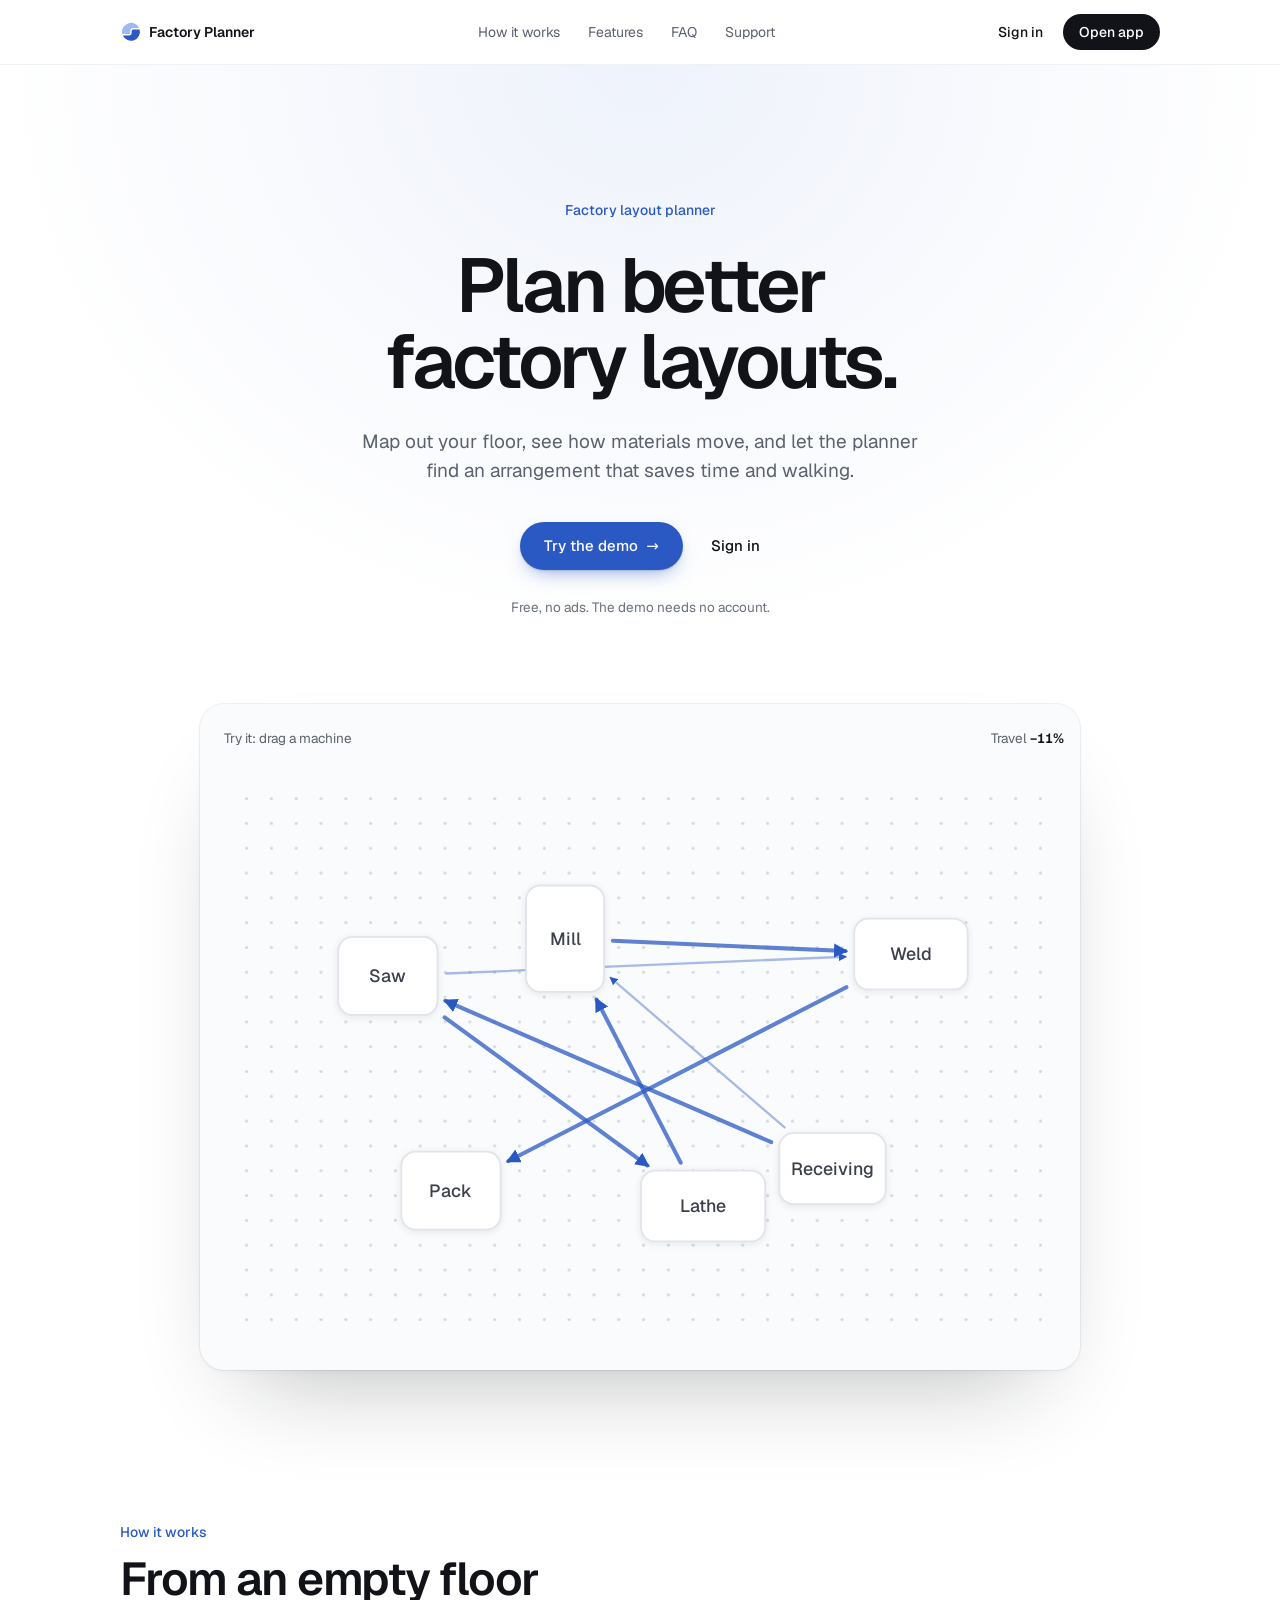
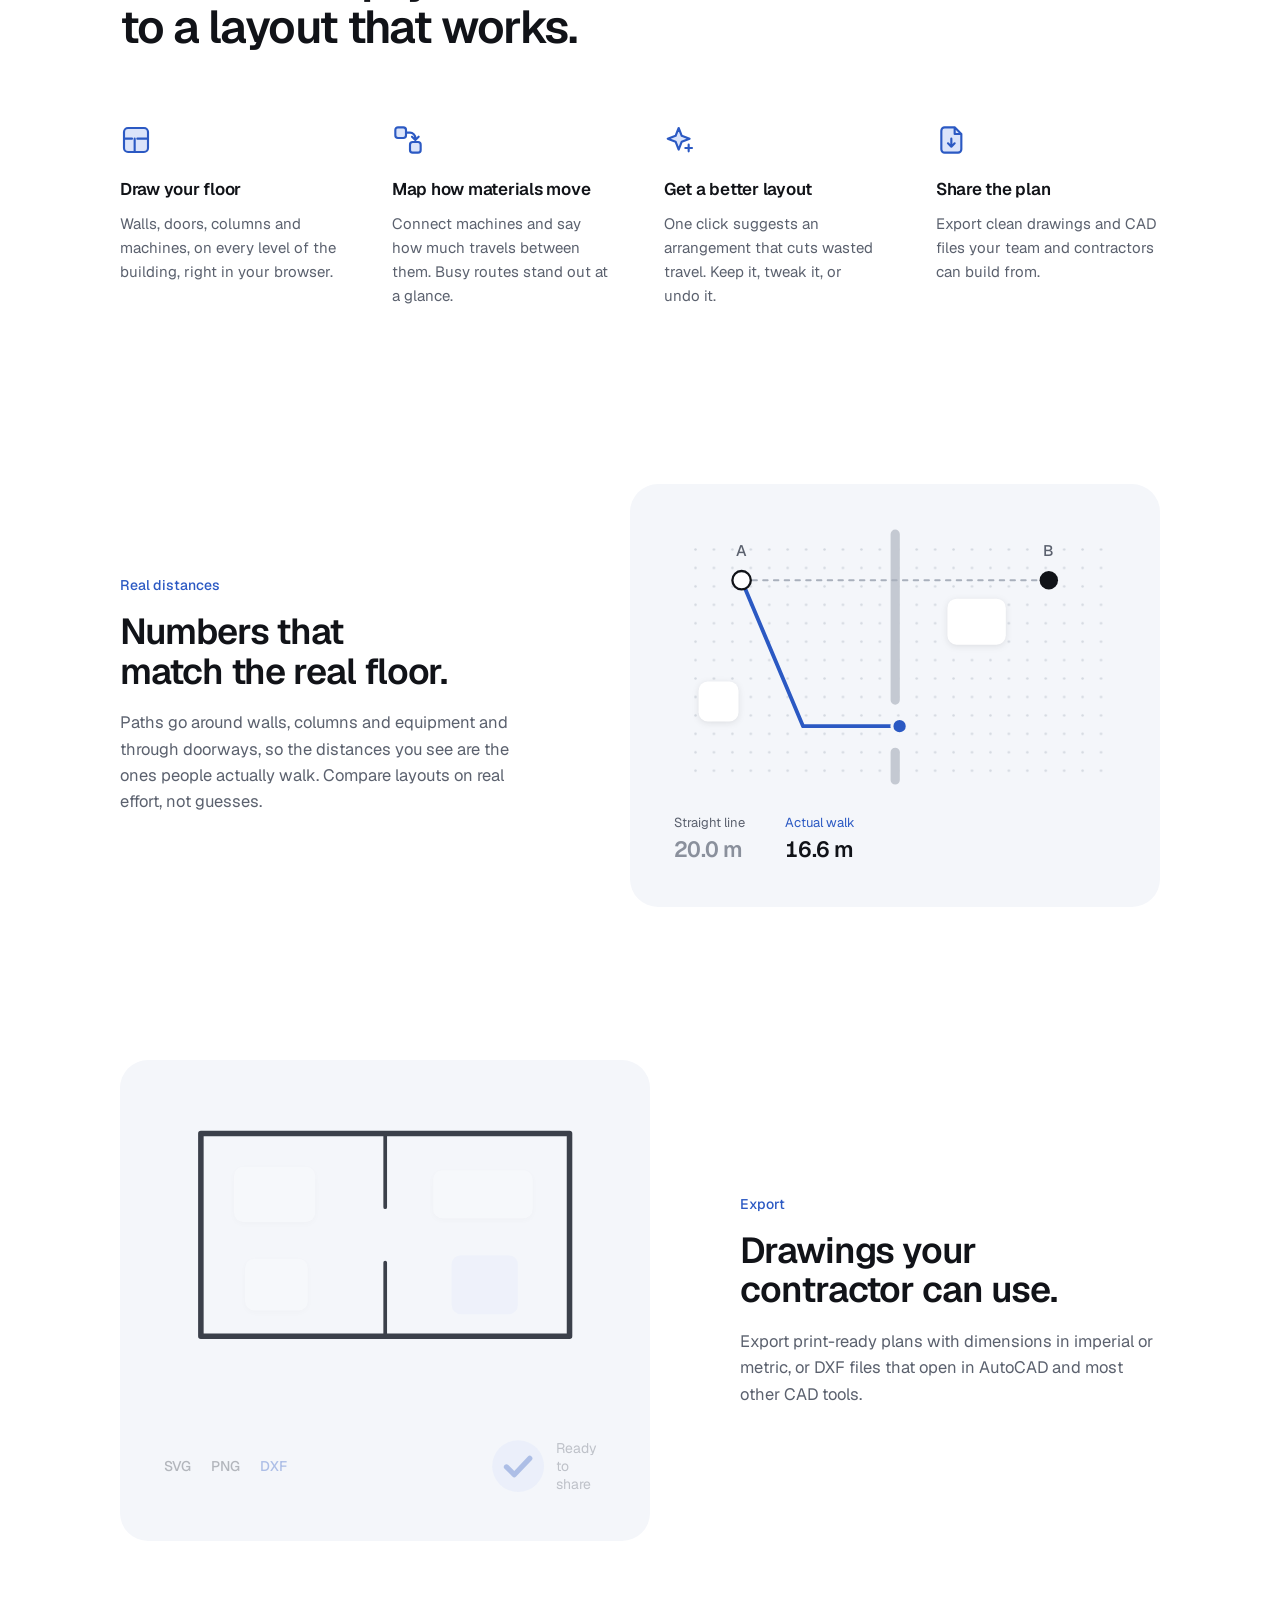
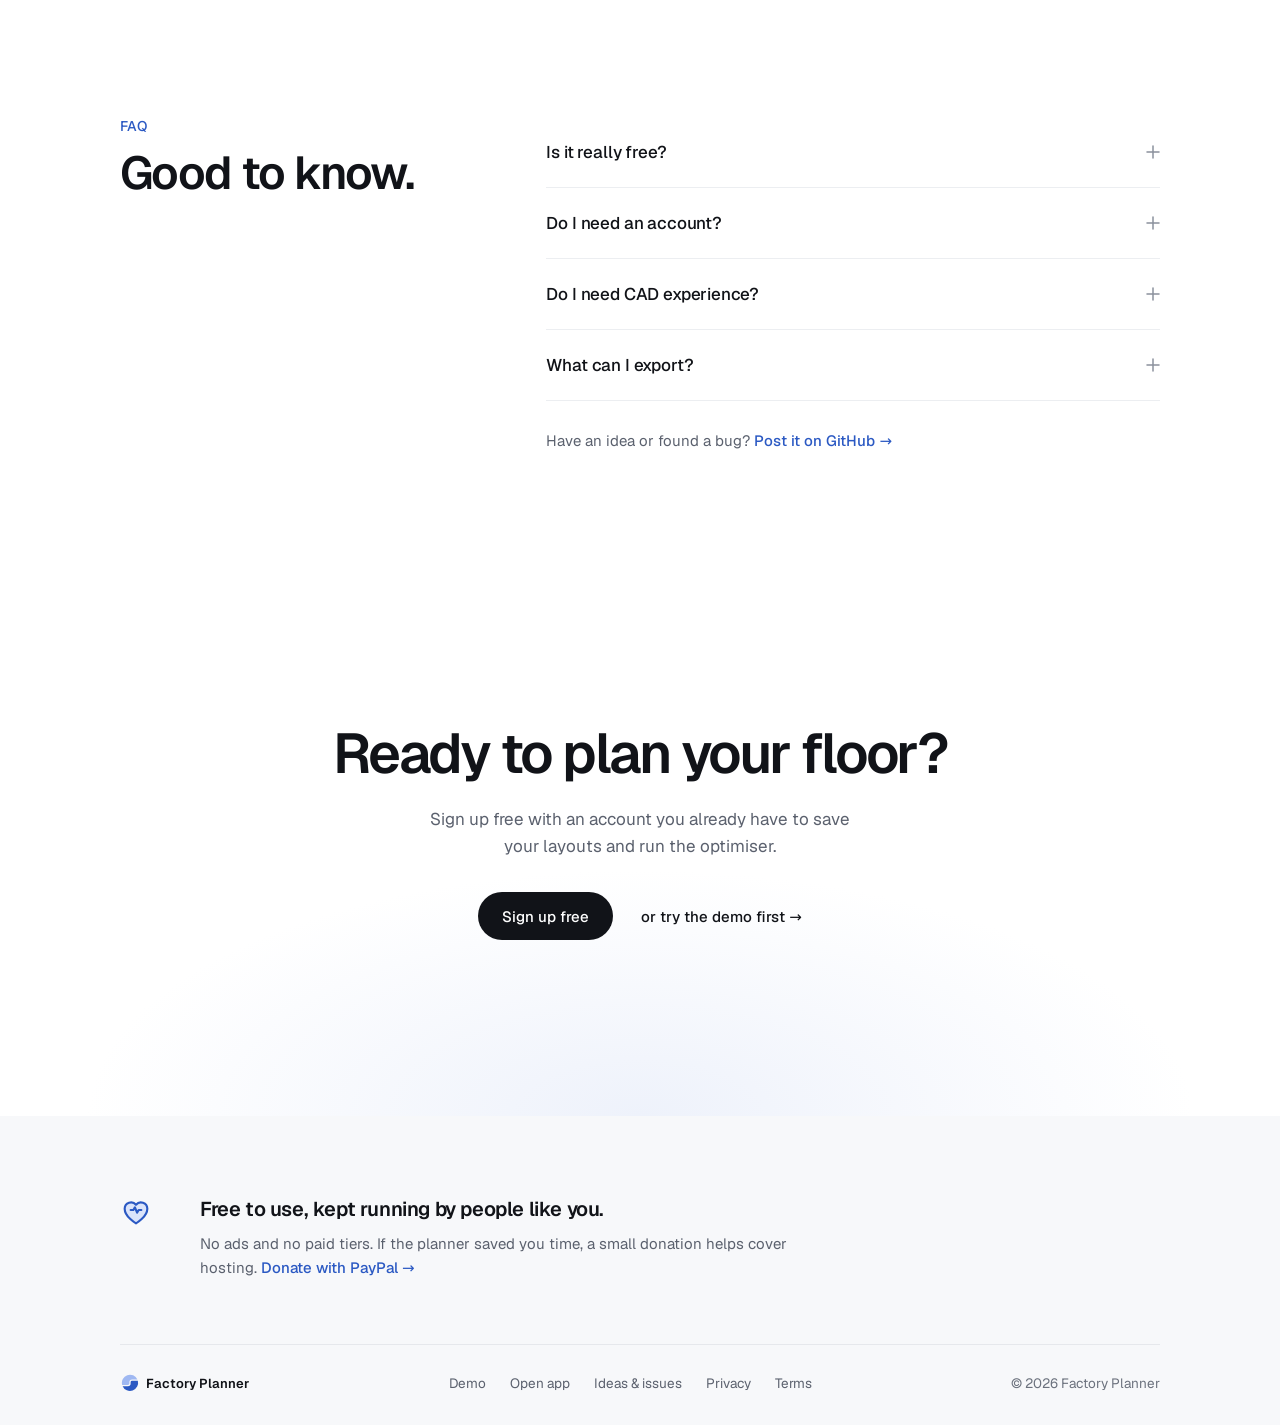
<file: index.html>
<!DOCTYPE html>
<html lang="en">
<head>
<meta charset="utf-8">
<meta name="viewport" content="width=device-width, initial-scale=1">
<title>Factory Planner — Free factory layout planning software</title>
<meta name="description" content="Free, browser-based factory layout planning. Map material flow, optimise equipment placement, and export drawings ready to build from.">
<link rel="canonical" href="https://factoryplanner.net/">
<link rel="icon" type="image/png" sizes="96x96" href="favicon-96.png">
<link rel="icon" type="image/svg+xml" href="favicon.svg">
<link rel="apple-touch-icon" href="apple-touch-icon.png">
<meta name="theme-color" content="#ffffff">

<meta property="og:type" content="website">
<meta property="og:site_name" content="Factory Planner">
<meta property="og:url" content="https://factoryplanner.net/">
<meta property="og:title" content="Factory Planner — Plan better factory layouts">
<meta property="og:description" content="Map out your factory, see how materials move, and find a layout that saves time and walking. Free, in your browser.">
<meta property="og:image" content="https://factoryplanner.net/og-image.png">
<meta property="og:image:width" content="1200">
<meta property="og:image:height" content="630">
<meta property="og:image:alt" content="Factory Planner — Plan better factory layouts.">
<meta name="twitter:card" content="summary_large_image">
<meta name="twitter:image" content="https://factoryplanner.net/og-image.png">
<meta name="twitter:title" content="Factory Planner">
<meta name="twitter:description" content="Free, browser-based factory layout planning.">

<link rel="preload" href="fonts/geist-latin.woff2" as="font" type="font/woff2" crossorigin>
<link rel="stylesheet" href="styles.css">
<script src="main.js" defer></script>

<script type="application/ld+json">
{
  "@context": "https://schema.org",
  "@graph": [
    {
      "@type": "WebSite",
      "@id": "https://factoryplanner.net/#website",
      "name": "Factory Planner",
      "url": "https://factoryplanner.net/"
    },
    {
      "@type": "SoftwareApplication",
      "name": "Factory Planner",
      "url": "https://factoryplanner.net/",
      "description": "Free, browser-based factory layout planning. Map material flow, optimise equipment placement, and export drawings as SVG, PNG or DXF.",
      "applicationCategory": "DesignApplication",
      "operatingSystem": "Web browser",
      "image": "https://factoryplanner.net/og-image.png",
      "isAccessibleForFree": true,
      "offers": { "@type": "Offer", "price": "0", "priceCurrency": "USD" }
    }
  ]
}
</script>
</head>
<body>
<a class="skip" href="#main">Skip to content</a>

<header class="site-header">
  <div class="wrap header-row">
    <a class="brand" href="/">
      <svg width="22" height="22" viewBox="0 0 24 24" aria-hidden="true"><path d="M3.11 15.75H9.5A3.25 3.25 0 0 0 12.75 12.5V11A1.75 1.75 0 0 1 14.5 9.25H21.42A9.75 9.75 0 0 1 3.11 15.75Z" fill="#2b59c3"/><path d="M2.58 14.25H9.5A1.75 1.75 0 0 0 11.25 12.5V11A3.25 3.25 0 0 1 14.5 7.75H20.89A9.75 9.75 0 0 0 2.58 14.25Z" fill="#9fb8f2"/></svg>
      <span>Factory Planner</span>
    </a>
    <nav class="nav" aria-label="Main">
      <a href="#how">How it works</a>
      <a href="#features">Features</a>
      <a href="#faq">FAQ</a>
      <a href="#support">Support</a>
    </nav>
    <div class="header-actions">
      <a class="header-signin" href="https://app.factoryplanner.net/login">Sign in</a>
      <a class="btn btn-dark btn-sm" href="https://app.factoryplanner.net">Open app</a>
      <button class="menu-btn" type="button" aria-label="Menu" aria-expanded="false" aria-controls="mobile-menu">
        <svg class="icon-open" width="18" height="18" viewBox="0 0 18 18" aria-hidden="true"><path d="M3 6h12M3 12h12" stroke="currentColor" stroke-width="1.6" stroke-linecap="round"/></svg>
        <svg class="icon-close" width="18" height="18" viewBox="0 0 18 18" aria-hidden="true" hidden><path d="M4 4l10 10M14 4L4 14" stroke="currentColor" stroke-width="1.6" stroke-linecap="round"/></svg>
      </button>
    </div>
  </div>
  <nav class="mobile-menu" id="mobile-menu" aria-label="Main" hidden>
    <a href="#how">How it works</a>
    <a href="#features">Features</a>
    <a href="#faq">FAQ</a>
    <a href="#support">Support</a>
    <a href="https://app.factoryplanner.net/login">Sign in</a>
  </nav>
</header>

<main id="main" tabindex="-1">
  <section class="hero">
    <div class="wrap hero-inner">
      <div class="hero-copy">
        <span class="eyebrow">Factory layout planner</span>
        <h1>Plan better factory layouts.</h1>
        <p class="lede">Map out your floor, see how materials move, and let the planner find an arrangement that saves time and walking.</p>
        <div class="actions">
          <a class="btn btn-primary" href="https://app.factoryplanner.net/try">Try the demo <span aria-hidden="true">→</span></a>
          <a class="text-link" href="https://app.factoryplanner.net/login">
            <span>Sign in</span>
          </a>
        </div>
        <span class="note">Free, no ads. The demo needs no account.</span>
      </div>

      <div class="demo">
        <div class="demo-bar">
          <span class="ellipsis" id="hero-hint">Try it: drag a machine</span>
          <span class="right">
            <span>Travel <strong id="hero-travel" aria-live="polite">0%</strong></span>
            <button class="optimise" id="optimise" type="button" hidden><svg width="14" height="14" viewBox="0 0 24 24" aria-hidden="true"><path d="M12 3l2.1 5.4 5.4 2.1-5.4 2.1L12 18l-2.1-5.4-5.4-2.1 5.4-2.1z" fill="#9fb8f2" stroke="#fff" stroke-width="1.8" stroke-linejoin="round"/></svg>Optimise</button>
          </span>
        </div>
        <div class="demo-body">
          <svg id="hero-plan" viewBox="20 20 474 326" role="group" aria-label="Interactive layout: drag or use arrow keys to move machines and see material travel change">
            <defs>
              <pattern id="dots" width="14" height="14" patternUnits="userSpaceOnUse"><circle cx="7" cy="7" r=".9" fill="#d3d8e0"/></pattern>
              <marker id="arrow" viewBox="0 0 10 10" refX="8" refY="5" markerWidth="3.5" markerHeight="3.5" orient="auto-start-reverse"><path d="M0 0L10 5L0 10z" fill="#2b59c3"/></marker>
            </defs>
            <rect x="28" y="28" width="458" height="310" rx="14" fill="url(#dots)"/>
            <g id="hero-layer">
              <g id="hero-flows"></g>
              <g id="hero-machines"></g>
            </g>
          </svg>
        </div>
      </div>
    </div>
  </section>

  <section class="wrap how anchor" id="how">
    <div class="section-head">
      <span class="eyebrow">How it works</span>
      <h2 class="h2">From an empty floor to a layout that works.</h2>
    </div>
    <ol class="steps">
      <li class="step">
        <svg width="32" height="32" viewBox="0 0 24 24" fill="none" aria-hidden="true"><rect x="3" y="3" width="18" height="18" rx="3" fill="#dbe4fa"/><path d="M6 3h12a3 3 0 0 1 3 3v12a3 3 0 0 1-3 3H6a3 3 0 0 1-3-3V6a3 3 0 0 1 3-3z M3 11h6 M13 11h8 M11 11v10" stroke="#2b59c3" stroke-width="1.6" stroke-linecap="round" stroke-linejoin="round"/></svg>
        <h3>Draw your floor</h3>
        <p>Walls, doors, columns and machines, on every level of the building, right in your browser.</p>
      </li>
      <li class="step">
        <svg width="32" height="32" viewBox="0 0 24 24" fill="none" aria-hidden="true"><rect x="2.5" y="2.5" width="8" height="8" rx="2" fill="#dbe4fa"/><rect x="13.5" y="13.5" width="8" height="8" rx="2" fill="#dbe4fa"/><path d="M4.5 2.5h4a2 2 0 0 1 2 2v4a2 2 0 0 1-2 2h-4a2 2 0 0 1-2-2v-4a2 2 0 0 1 2-2z M15.5 13.5h4a2 2 0 0 1 2 2v4a2 2 0 0 1-2 2h-4a2 2 0 0 1-2-2v-4a2 2 0 0 1 2-2z M10.5 6.5h3a4 4 0 0 1 4 4v1 M15 9.5l2.5 2.5 2.5-2.5" stroke="#2b59c3" stroke-width="1.6" stroke-linecap="round" stroke-linejoin="round"/></svg>
        <h3>Map how materials move</h3>
        <p>Connect machines and say how much travels between them. Busy routes stand out at a glance.</p>
      </li>
      <li class="step">
        <svg width="32" height="32" viewBox="0 0 24 24" fill="none" aria-hidden="true"><path d="M11 3l2.3 5.9 5.9 2.1-5.9 2.3L11 19.2l-2.3-5.9L2.8 11l5.9-2.1z" fill="#dbe4fa" stroke="#2b59c3" stroke-width="1.6" stroke-linejoin="round"/><path d="M18.5 15.5v5 M16 18h5" stroke="#2b59c3" stroke-width="1.6" stroke-linecap="round"/></svg>
        <h3>Get a better layout</h3>
        <p>One click suggests an arrangement that cuts wasted travel. Keep it, tweak it, or undo it.</p>
      </li>
      <li class="step">
        <svg width="32" height="32" viewBox="0 0 24 24" fill="none" aria-hidden="true"><path d="M6 2.5h8l5 5V19a2.5 2.5 0 0 1-2.5 2.5h-10A2.5 2.5 0 0 1 4 19V5a2.5 2.5 0 0 1 2-2.5z" fill="#dbe4fa"/><path d="M6.5 2.5H14l5 5v11.5a2.5 2.5 0 0 1-2.5 2.5h-10A2.5 2.5 0 0 1 4 19V5a2.5 2.5 0 0 1 2.5-2.5z M14 2.5V7.5h5 M11.5 11v6 M9 14.5l2.5 2.5 2.5-2.5" stroke="#2b59c3" stroke-width="1.6" stroke-linecap="round" stroke-linejoin="round"/></svg>
        <h3>Share the plan</h3>
        <p>Export clean drawings and CAD files your team and contractors can build from.</p>
      </li>
    </ol>
  </section>

  <section class="wrap features anchor" id="features">
    <div class="feature">
      <div class="feature-copy">
        <span class="eyebrow">Real distances</span>
        <h3>Numbers that match the real floor.</h3>
        <p>Paths go around walls, columns and equipment and through doorways, so the distances you see are the ones people actually walk. Compare layouts on real effort, not guesses.</p>
      </div>
      <div class="panel">
        <svg viewBox="16 16 288 168" role="img" aria-label="A walking path routed around a wall and through a doorway">
          <defs><pattern id="dots2" width="12" height="12" patternUnits="userSpaceOnUse"><circle cx="6" cy="6" r=".8" fill="#d3d8e0"/></pattern></defs>
          <rect x="20" y="20" width="280" height="160" rx="10" fill="url(#dots2)"/>
          <path d="M160 20V128M160 162V180" stroke="#c4c9d2" stroke-width="6" stroke-linecap="round"/>
          <rect class="shadowed" x="194" y="62" width="38" height="30" rx="6" fill="#fff"/>
          <rect class="shadowed" x="32" y="116" width="26" height="26" rx="6" fill="#fff"/>
          <g id="route-straight"><path d="M60 50H260" stroke="#a9b0bc" stroke-width="1.2" stroke-dasharray="3 4" stroke-linecap="round"/></g>
          <path id="route-path" d="M60 50L100 145L220 145L260 50" pathLength="1" fill="none" stroke="#2b59c3" stroke-width="2.5" stroke-linecap="round" stroke-linejoin="round" stroke-dasharray="1" stroke-dashoffset="0"/>
          <circle id="route-dot" cx="260" cy="50" r="5" fill="#2b59c3" stroke="#f4f6fa" stroke-width="2"/>
          <circle cx="60" cy="50" r="6" fill="#fff" stroke="#111318" stroke-width="1.5"/>
          <circle cx="260" cy="50" r="6" fill="#111318"/>
          <g font-family="Geist, system-ui, sans-serif" font-size="10" font-weight="500" fill="#5b616e" text-anchor="middle"><text x="60" y="34">A</text><text x="260" y="34">B</text></g>
        </svg>
        <div class="stats">
          <div class="stat"><span>Straight line</span><strong>20.0 m</strong></div>
          <div class="stat accent"><span>Actual walk</span><strong><span id="route-dist">32.6</span> m</strong></div>
        </div>
      </div>
    </div>

    <div class="feature reverse">
      <div class="feature-copy">
        <span class="eyebrow">Export</span>
        <h3>Drawings your contractor can use.</h3>
        <p>Export print-ready plans with dimensions in imperial or metric, or DXF files that open in AutoCAD and most other CAD tools.</p>
      </div>
      <div class="panel">
        <svg viewBox="40 24 240 164" role="img" aria-label="A floor plan being prepared for export">
          <path class="sheet-draw" d="M60 40H260V150H60Z" pathLength="1" fill="none" stroke="#3b404a" stroke-width="3" stroke-linejoin="round" stroke-dasharray="1"/>
          <path class="sheet-draw" d="M160 40V80M160 110V150" pathLength="1" fill="none" stroke="#3b404a" stroke-width="2" stroke-linecap="round" stroke-dasharray="1"/>
          <g id="sheet-machines">
            <rect class="shadowed" x="78" y="58" width="44" height="30" rx="5" fill="#fff"/>
            <rect class="shadowed" x="84" y="108" width="34" height="28" rx="5" fill="#fff"/>
            <rect class="shadowed" x="186" y="60" width="54" height="26" rx="5" fill="#fff"/>
            <rect x="196" y="106" width="36" height="32" rx="5" fill="#dbe4fa"/>
          </g>
          <g id="sheet-dims">
            <path d="M60 170H260M60 165V175M260 165V175" stroke="#8a909c" fill="none" stroke-linecap="round"/>
            <rect x="138" y="163" width="44" height="14" rx="7" fill="#f4f6fa"/>
            <text x="160" y="170" dy="0.35em" font-family="Geist, system-ui, sans-serif" font-size="8.5" font-weight="500" text-anchor="middle" fill="#5b616e">50 ft</text>
          </g>
        </svg>
        <div class="formats" id="sheet-formats">
          <span>SVG</span><span>PNG</span><span class="accent">DXF</span>
          <span class="ready"><svg width="16" height="16" viewBox="0 0 24 24" aria-hidden="true"><circle cx="12" cy="12" r="10" fill="#dbe4fa"/><path d="M7.5 12.3l3 3 6-6.3" fill="none" stroke="#2b59c3" stroke-width="2" stroke-linecap="round" stroke-linejoin="round"/></svg>Ready to share</span>
        </div>
      </div>
    </div>
  </section>

  <section class="wrap faq anchor" id="faq">
    <div class="faq-head">
      <span class="eyebrow">FAQ</span>
      <h2 class="h2">Good to know.</h2>
    </div>
    <div class="faq-list">
      <details>
        <summary>Is it really free?<svg width="14" height="14" viewBox="0 0 14 14" aria-hidden="true"><path d="M1 7h12" stroke="#8a909c" stroke-width="1.5" stroke-linecap="round"/><path class="plus-v" d="M7 1v12" stroke="#8a909c" stroke-width="1.5" stroke-linecap="round"/></svg></summary>
        <p>Yes. There are no ads, no trials and no paid tiers. Hosting is covered by donations from people who find it useful.</p>
      </details>
      <details>
        <summary>Do I need an account?<svg width="14" height="14" viewBox="0 0 14 14" aria-hidden="true"><path d="M1 7h12" stroke="#8a909c" stroke-width="1.5" stroke-linecap="round"/><path class="plus-v" d="M7 1v12" stroke="#8a909c" stroke-width="1.5" stroke-linecap="round"/></svg></summary>
        <p>Not to try it. The demo works on any device, with no sign-up, and lets you download your project file. Sign in with an account you already have to save layouts and run the optimiser.</p>
      </details>
      <details>
        <summary>Do I need CAD experience?<svg width="14" height="14" viewBox="0 0 14 14" aria-hidden="true"><path d="M1 7h12" stroke="#8a909c" stroke-width="1.5" stroke-linecap="round"/><path class="plus-v" d="M7 1v12" stroke="#8a909c" stroke-width="1.5" stroke-linecap="round"/></svg></summary>
        <p>No. If you can sketch a floor plan on paper, you can draw one here. The drafting details are handled for you when you export.</p>
      </details>
      <details>
        <summary>What can I export?<svg width="14" height="14" viewBox="0 0 14 14" aria-hidden="true"><path d="M1 7h12" stroke="#8a909c" stroke-width="1.5" stroke-linecap="round"/><path class="plus-v" d="M7 1v12" stroke="#8a909c" stroke-width="1.5" stroke-linecap="round"/></svg></summary>
        <p>Print-ready drawings as SVG or PNG, and DXF files that open in AutoCAD and most other CAD tools. DXF layers follow the US National CAD Standard.</p>
      </details>
      <p class="faq-more">Have an idea or found a bug? <a class="inline-link" href="https://github.com/mcpcpc/factoryplanner.net/issues" target="_blank" rel="noopener">Post it on GitHub →</a></p>
    </div>
  </section>

  <section class="cta-section">
    <div class="wrap cta">
      <h2>Ready to plan your floor?</h2>
      <p>Sign up free with an account you already have to save your layouts and run the optimiser.</p>
      <div class="actions">
        <a class="btn btn-dark" href="https://app.factoryplanner.net/login">
          <span>Sign up free</span>
        </a>
        <a class="text-link" href="https://app.factoryplanner.net/try">or try the demo first →</a>
      </div>
    </div>
  </section>
</main>

<footer class="site-footer">
  <div class="wrap">
    <div class="support anchor" id="support">
      <svg width="32" height="32" viewBox="0 0 24 24" fill="none" aria-hidden="true"><path d="M12 20.5s-8.5-4.9-8.5-11A4.8 4.8 0 0 1 12 6.6a4.8 4.8 0 0 1 8.5 2.9c0 6.1-8.5 11-8.5 11z" fill="#dbe4fa" stroke="#2b59c3" stroke-width="1.6" stroke-linejoin="round"/><path d="M8 10.5h2l1.2-2 1.6 4 1.2-2h2" stroke="#2b59c3" stroke-width="1.6" stroke-linecap="round" stroke-linejoin="round"/></svg>
      <div class="support-copy">
        <h2>Free to use, kept running by people like you.</h2>
        <p>No ads and no paid tiers. If the planner saved you time, a small donation helps cover hosting. <a class="inline-link" href="https://www.paypal.me/mcpcpc/usd5" target="_blank" rel="noopener">Donate with PayPal →</a></p>
      </div>
    </div>
    <div class="foot-bottom">
      <a class="brand" href="/">
        <svg width="20" height="20" viewBox="0 0 24 24" aria-hidden="true"><path d="M3.11 15.75H9.5A3.25 3.25 0 0 0 12.75 12.5V11A1.75 1.75 0 0 1 14.5 9.25H21.42A9.75 9.75 0 0 1 3.11 15.75Z" fill="#2b59c3"/><path d="M2.58 14.25H9.5A1.75 1.75 0 0 0 11.25 12.5V11A3.25 3.25 0 0 1 14.5 7.75H20.89A9.75 9.75 0 0 0 2.58 14.25Z" fill="#9fb8f2"/></svg>
        <span>Factory Planner</span>
      </a>
      <nav class="foot-nav" aria-label="Footer">
        <a href="https://app.factoryplanner.net/try">Demo</a>
        <a href="https://app.factoryplanner.net">Open app</a>
        <a href="https://github.com/mcpcpc/factoryplanner.net/issues" target="_blank" rel="noopener">Ideas &amp; issues</a>
        <a href="/privacy">Privacy</a>
        <a href="/terms">Terms</a>
      </nav>
      <span>© 2026 Factory Planner</span>
    </div>
  </div>
</footer>
</body>
</html>
</file>
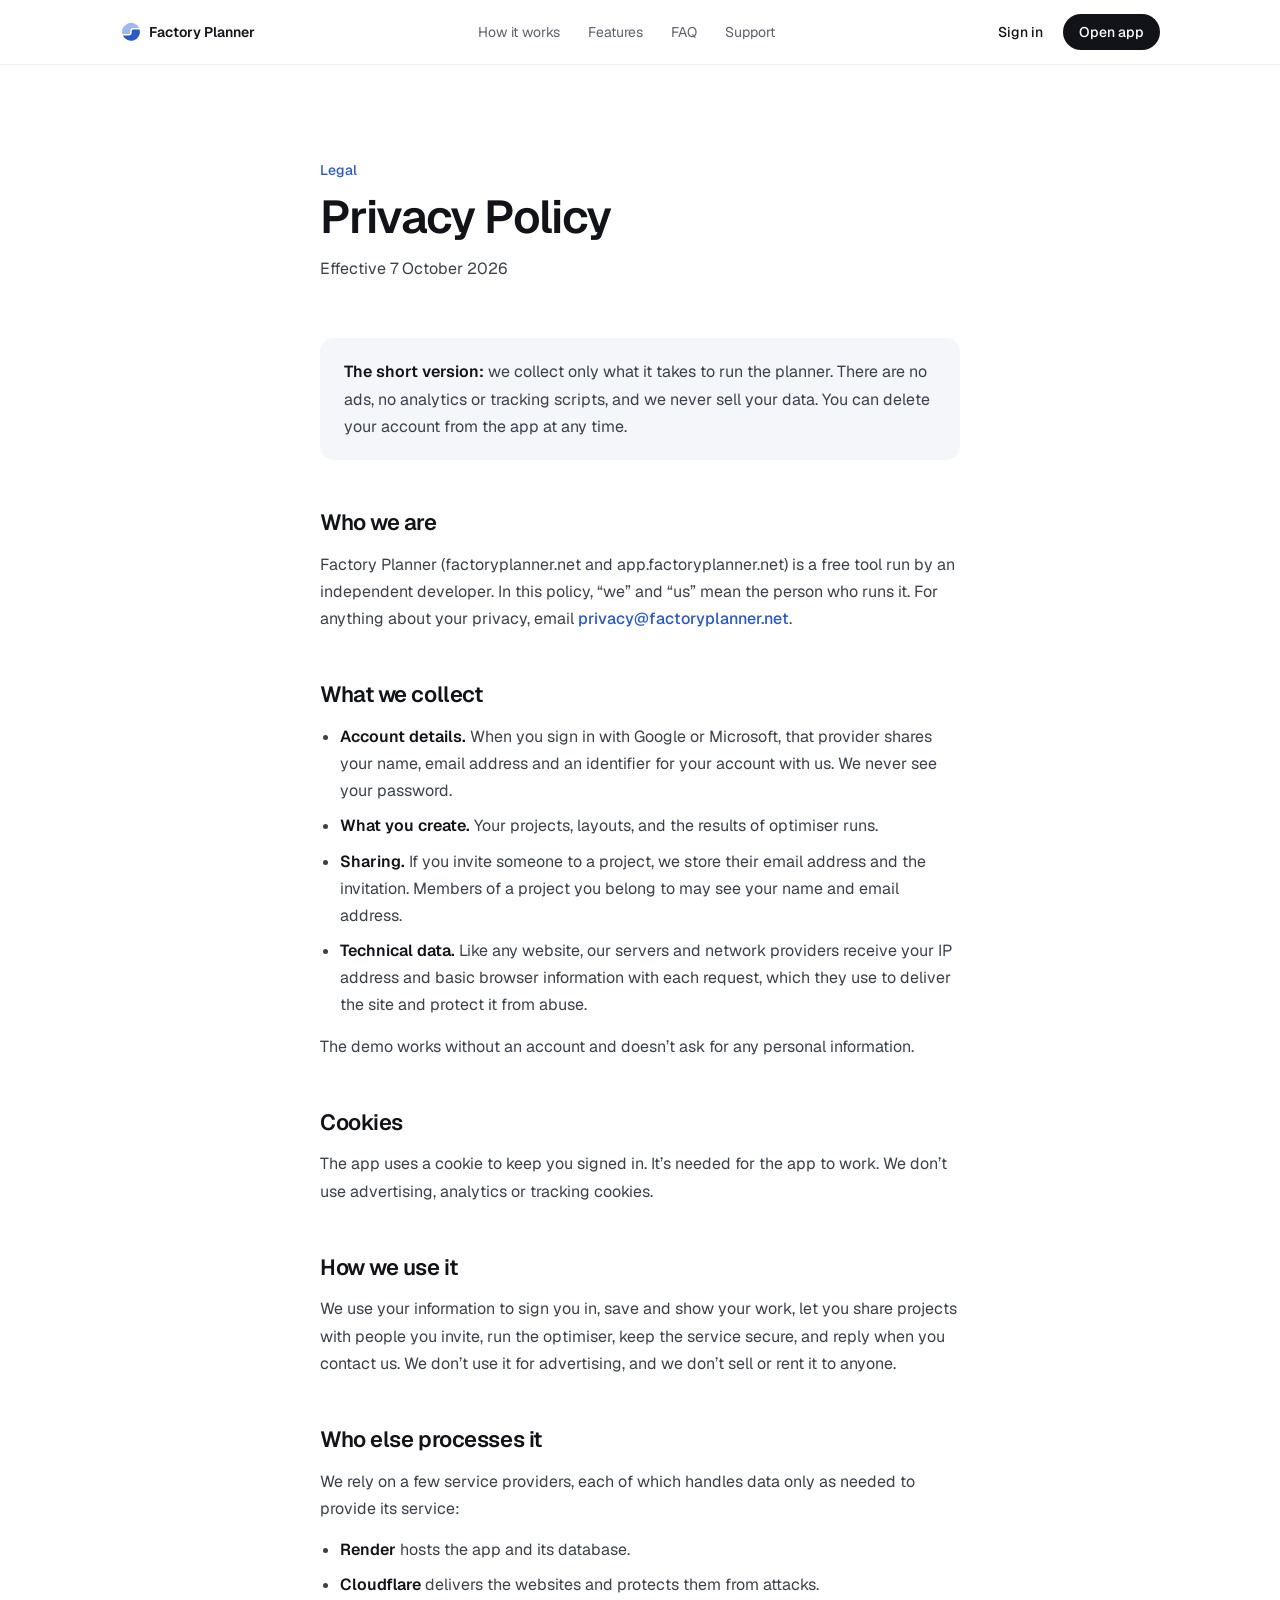
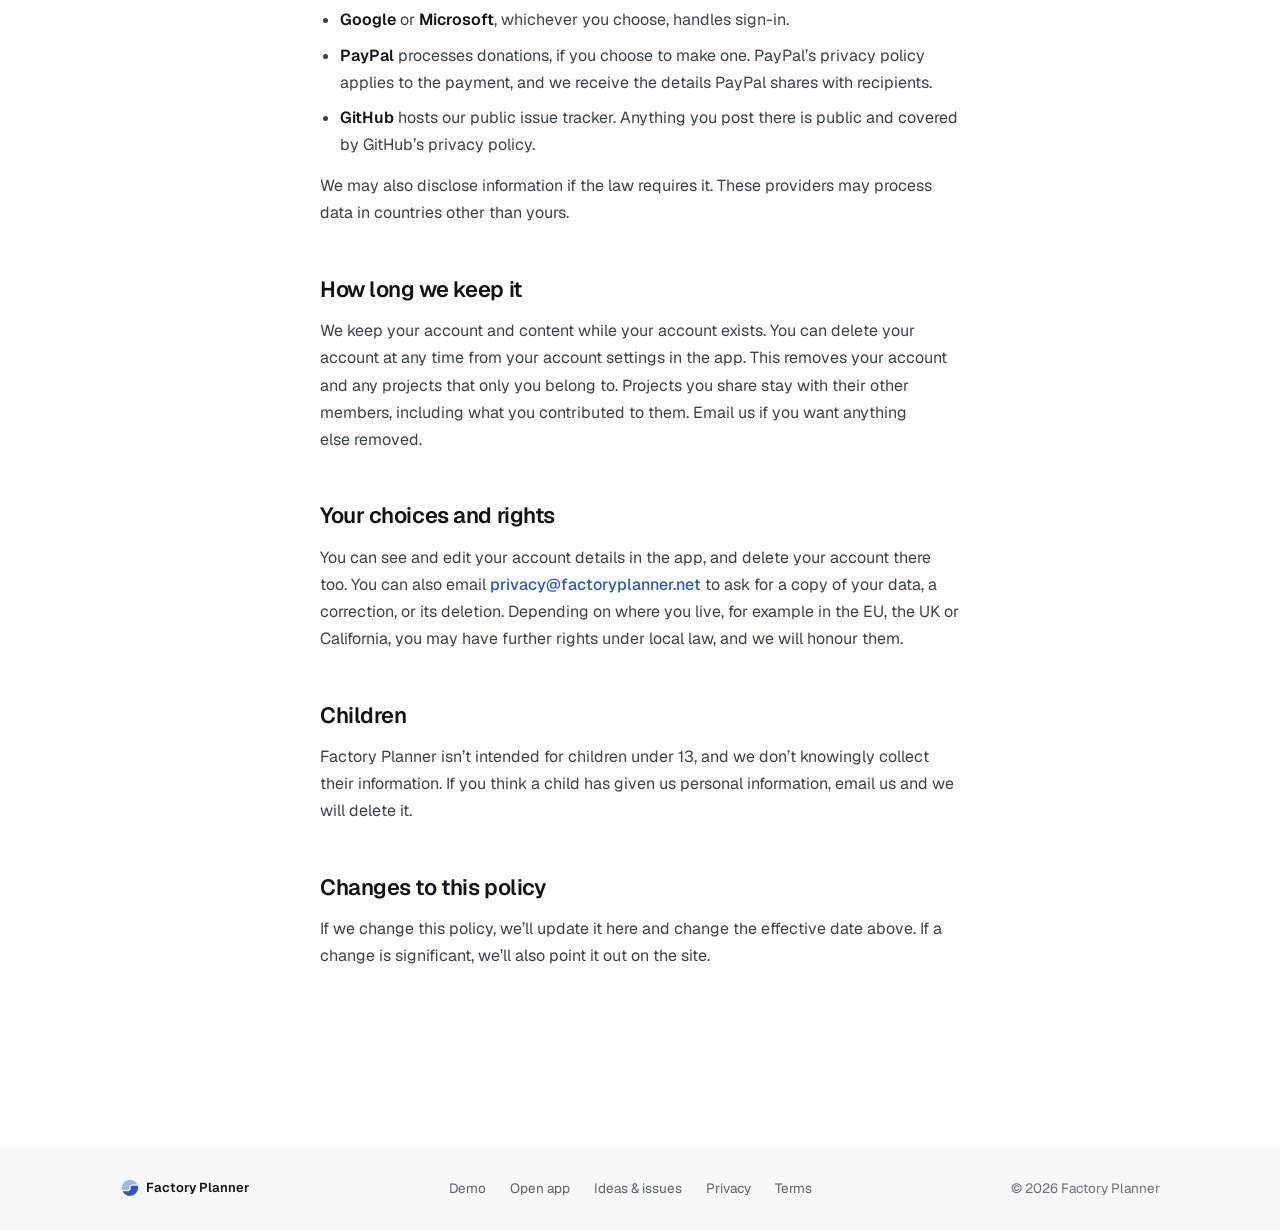
<file: privacy.html>
<!DOCTYPE html>
<html lang="en">
<head>
<meta charset="utf-8">
<meta name="viewport" content="width=device-width, initial-scale=1">
<title>Privacy Policy — Factory Planner</title>
<meta name="description" content="What Factory Planner collects, why, who processes it, and how to delete your account and data.">
<link rel="canonical" href="https://factoryplanner.net/privacy">
<link rel="icon" type="image/png" sizes="96x96" href="favicon-96.png">
<link rel="icon" type="image/svg+xml" href="favicon.svg">
<link rel="apple-touch-icon" href="apple-touch-icon.png">
<meta name="theme-color" content="#ffffff">

<link rel="preload" href="fonts/geist-latin.woff2" as="font" type="font/woff2" crossorigin>
<link rel="stylesheet" href="styles.css">
<script src="main.js" defer></script>
</head>
<body>
<a class="skip" href="#main">Skip to content</a>

<header class="site-header">
  <div class="wrap header-row">
    <a class="brand" href="/">
      <svg width="22" height="22" viewBox="0 0 24 24" aria-hidden="true"><path d="M3.11 15.75H9.5A3.25 3.25 0 0 0 12.75 12.5V11A1.75 1.75 0 0 1 14.5 9.25H21.42A9.75 9.75 0 0 1 3.11 15.75Z" fill="#2b59c3"/><path d="M2.58 14.25H9.5A1.75 1.75 0 0 0 11.25 12.5V11A3.25 3.25 0 0 1 14.5 7.75H20.89A9.75 9.75 0 0 0 2.58 14.25Z" fill="#9fb8f2"/></svg>
      <span>Factory Planner</span>
    </a>
    <nav class="nav" aria-label="Main">
      <a href="/#how">How it works</a>
      <a href="/#features">Features</a>
      <a href="/#faq">FAQ</a>
      <a href="/#support">Support</a>
    </nav>
    <div class="header-actions">
      <a class="header-signin" href="https://app.factoryplanner.net/login">Sign in</a>
      <a class="btn btn-dark btn-sm" href="https://app.factoryplanner.net">Open app</a>
      <button class="menu-btn" type="button" aria-label="Menu" aria-expanded="false" aria-controls="mobile-menu">
        <svg class="icon-open" width="18" height="18" viewBox="0 0 18 18" aria-hidden="true"><path d="M3 6h12M3 12h12" stroke="currentColor" stroke-width="1.6" stroke-linecap="round"/></svg>
        <svg class="icon-close" width="18" height="18" viewBox="0 0 18 18" aria-hidden="true" hidden><path d="M4 4l10 10M14 4L4 14" stroke="currentColor" stroke-width="1.6" stroke-linecap="round"/></svg>
      </button>
    </div>
  </div>
  <nav class="mobile-menu" id="mobile-menu" aria-label="Main" hidden>
    <a href="/#how">How it works</a>
    <a href="/#features">Features</a>
    <a href="/#faq">FAQ</a>
    <a href="/#support">Support</a>
    <a href="https://app.factoryplanner.net/login">Sign in</a>
  </nav>
</header>

<main id="main" tabindex="-1">
  <article class="wrap legal">
    <div class="legal-head">
      <span class="eyebrow">Legal</span>
      <h1 class="h2">Privacy Policy</h1>
      <p>Effective 7 October 2026</p>
    </div>

    <div class="legal-summary">
      <p><strong>The short version:</strong> we collect only what it takes to run the planner. There are no ads, no analytics or tracking scripts, and we never sell your data. You can delete your account from the app at any time.</p>
    </div>

    <h2>Who we are</h2>
    <p>Factory Planner (factoryplanner.net and app.factoryplanner.net) is a free tool run by an independent developer. In this policy, “we” and “us” mean the person who runs it. For anything about your privacy, email <a class="inline-link" href="mailto:privacy@factoryplanner.net">privacy@factoryplanner.net</a>.</p>

    <h2>What we collect</h2>
    <ul>
      <li><strong>Account details.</strong> When you sign in with Google or Microsoft, that provider shares your name, email address and an identifier for your account with us. We never see your password.</li>
      <li><strong>What you create.</strong> Your projects, layouts, and the results of optimiser runs.</li>
      <li><strong>Sharing.</strong> If you invite someone to a project, we store their email address and the invitation. Members of a project you belong to may see your name and email address.</li>
      <li><strong>Technical data.</strong> Like any website, our servers and network providers receive your IP address and basic browser information with each request, which they use to deliver the site and protect it from abuse.</li>
    </ul>
    <p>The demo works without an account and doesn’t ask for any personal information.</p>

    <h2>Cookies</h2>
    <p>The app uses a cookie to keep you signed in. It’s needed for the app to work. We don’t use advertising, analytics or tracking cookies.</p>

    <h2>How we use it</h2>
    <p>We use your information to sign you in, save and show your work, let you share projects with people you invite, run the optimiser, keep the service secure, and reply when you contact us. We don’t use it for advertising, and we don’t sell or rent it to anyone.</p>

    <h2>Who else processes it</h2>
    <p>We rely on a few service providers, each of which handles data only as needed to provide its service:</p>
    <ul>
      <li><strong>Render</strong> hosts the app and its database.</li>
      <li><strong>Cloudflare</strong> delivers the websites and protects them from attacks.</li>
      <li><strong>Google</strong> or <strong>Microsoft</strong>, whichever you choose, handles sign-in.</li>
      <li><strong>PayPal</strong> processes donations, if you choose to make one. PayPal’s privacy policy applies to the payment, and we receive the details PayPal shares with recipients.</li>
      <li><strong>GitHub</strong> hosts our public issue tracker. Anything you post there is public and covered by GitHub’s privacy policy.</li>
    </ul>
    <p>We may also disclose information if the law requires it. These providers may process data in countries other than yours.</p>

    <h2>How long we keep it</h2>
    <p>We keep your account and content while your account exists. You can delete your account at any time from your account settings in the app. This removes your account and any projects that only you belong to. Projects you share stay with their other members, including what you contributed to them. Email us if you want anything else removed.</p>

    <h2>Your choices and rights</h2>
    <p>You can see and edit your account details in the app, and delete your account there too. You can also email <a class="inline-link" href="mailto:privacy@factoryplanner.net">privacy@factoryplanner.net</a> to ask for a copy of your data, a correction, or its deletion. Depending on where you live, for example in the EU, the UK or California, you may have further rights under local law, and we will honour them.</p>

    <h2>Children</h2>
    <p>Factory Planner isn’t intended for children under 13, and we don’t knowingly collect their information. If you think a child has given us personal information, email us and we will delete it.</p>

    <h2>Changes to this policy</h2>
    <p>If we change this policy, we’ll update it here and change the effective date above. If a change is significant, we’ll also point it out on the site.</p>
  </article>
</main>

<footer class="site-footer footer-slim">
  <div class="wrap">
    <div class="foot-bottom">
      <a class="brand" href="/">
        <svg width="20" height="20" viewBox="0 0 24 24" aria-hidden="true"><path d="M3.11 15.75H9.5A3.25 3.25 0 0 0 12.75 12.5V11A1.75 1.75 0 0 1 14.5 9.25H21.42A9.75 9.75 0 0 1 3.11 15.75Z" fill="#2b59c3"/><path d="M2.58 14.25H9.5A1.75 1.75 0 0 0 11.25 12.5V11A3.25 3.25 0 0 1 14.5 7.75H20.89A9.75 9.75 0 0 0 2.58 14.25Z" fill="#9fb8f2"/></svg>
        <span>Factory Planner</span>
      </a>
      <nav class="foot-nav" aria-label="Footer">
        <a href="https://app.factoryplanner.net/try">Demo</a>
        <a href="https://app.factoryplanner.net">Open app</a>
        <a href="https://github.com/mcpcpc/factoryplanner.net/issues" target="_blank" rel="noopener">Ideas &amp; issues</a>
        <a href="/privacy" aria-current="page">Privacy</a>
        <a href="/terms">Terms</a>
      </nav>
      <span>© 2026 Factory Planner</span>
    </div>
  </div>
</footer>
</body>
</html>
</file>
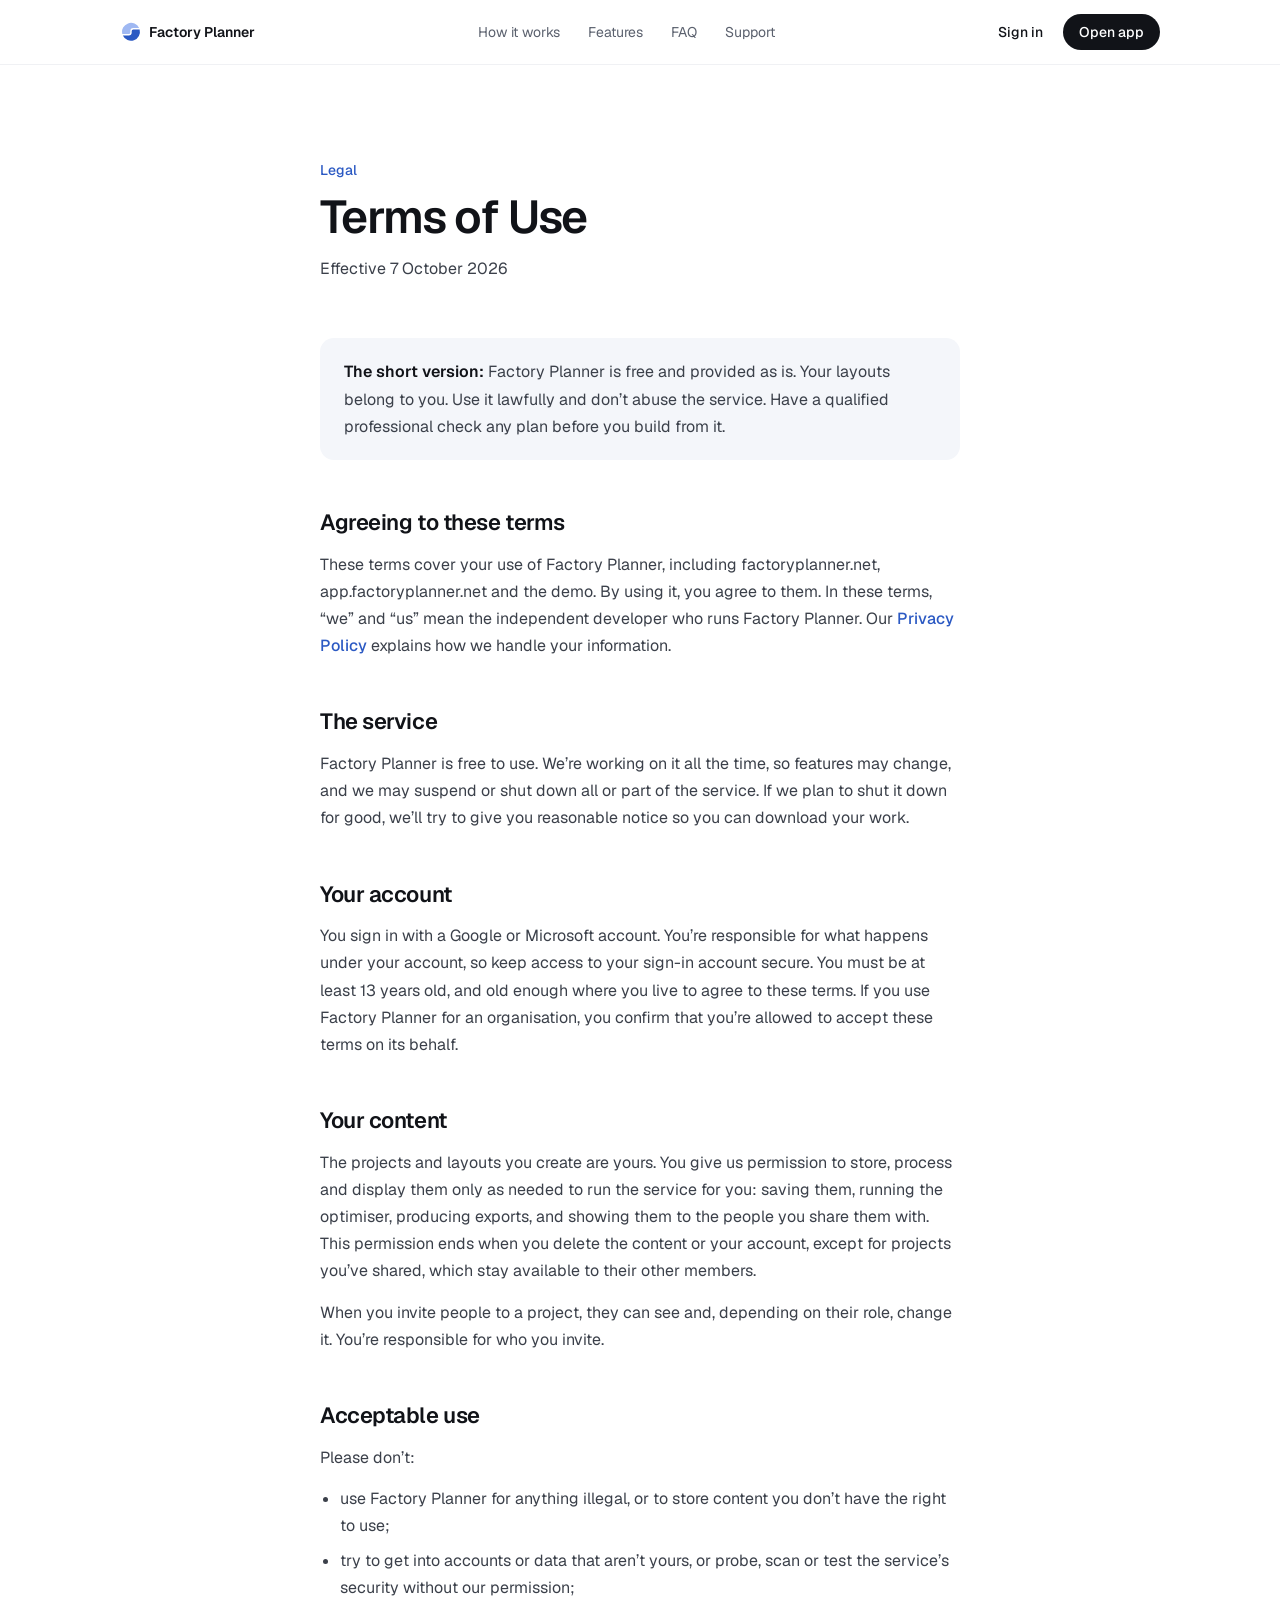
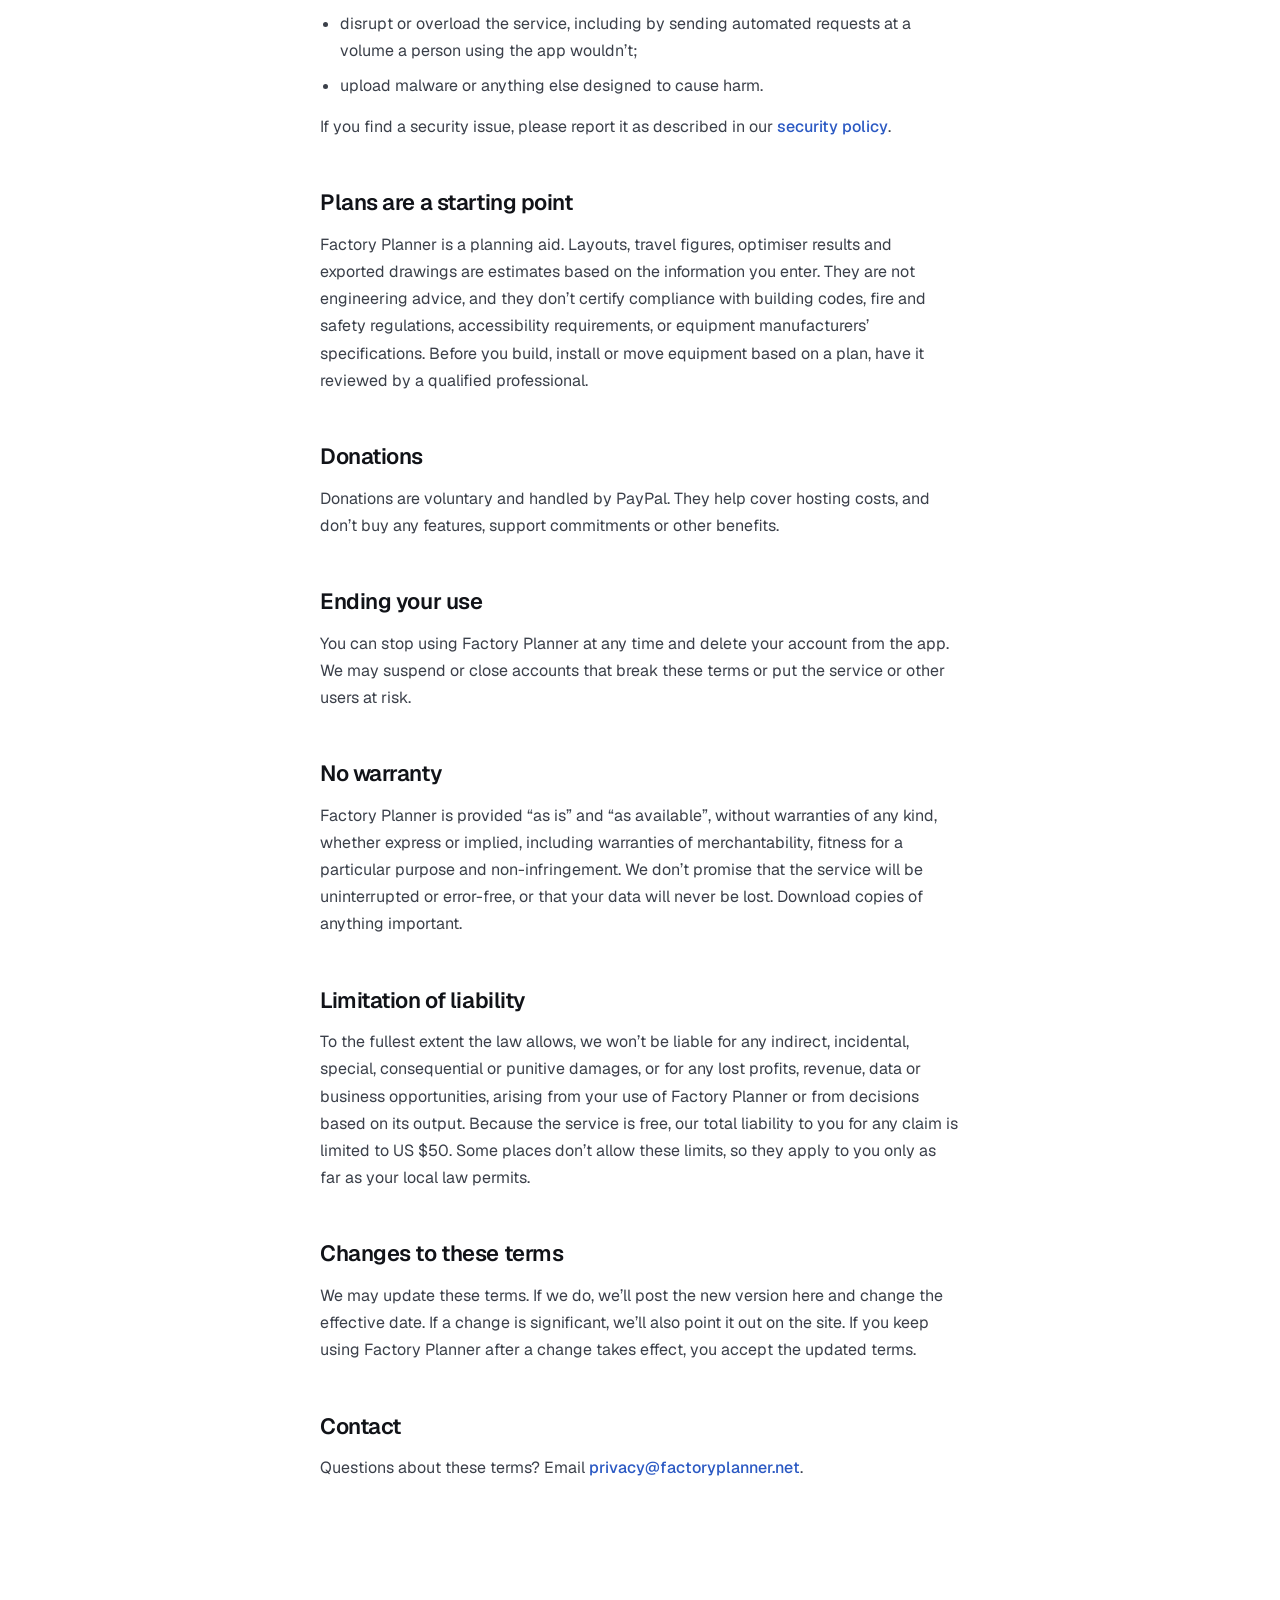
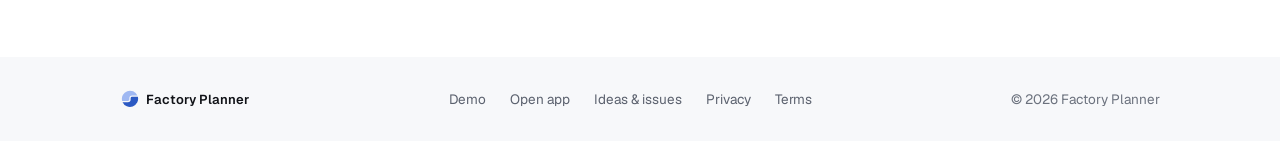
<file: terms.html>
<!DOCTYPE html>
<html lang="en">
<head>
<meta charset="utf-8">
<meta name="viewport" content="width=device-width, initial-scale=1">
<title>Terms of Use — Factory Planner</title>
<meta name="description" content="The terms for using Factory Planner: your content, acceptable use, and the limits of what the planner promises.">
<link rel="canonical" href="https://factoryplanner.net/terms">
<link rel="icon" type="image/png" sizes="96x96" href="favicon-96.png">
<link rel="icon" type="image/svg+xml" href="favicon.svg">
<link rel="apple-touch-icon" href="apple-touch-icon.png">
<meta name="theme-color" content="#ffffff">

<link rel="preload" href="fonts/geist-latin.woff2" as="font" type="font/woff2" crossorigin>
<link rel="stylesheet" href="styles.css">
<script src="main.js" defer></script>
</head>
<body>
<a class="skip" href="#main">Skip to content</a>

<header class="site-header">
  <div class="wrap header-row">
    <a class="brand" href="/">
      <svg width="22" height="22" viewBox="0 0 24 24" aria-hidden="true"><path d="M3.11 15.75H9.5A3.25 3.25 0 0 0 12.75 12.5V11A1.75 1.75 0 0 1 14.5 9.25H21.42A9.75 9.75 0 0 1 3.11 15.75Z" fill="#2b59c3"/><path d="M2.58 14.25H9.5A1.75 1.75 0 0 0 11.25 12.5V11A3.25 3.25 0 0 1 14.5 7.75H20.89A9.75 9.75 0 0 0 2.58 14.25Z" fill="#9fb8f2"/></svg>
      <span>Factory Planner</span>
    </a>
    <nav class="nav" aria-label="Main">
      <a href="/#how">How it works</a>
      <a href="/#features">Features</a>
      <a href="/#faq">FAQ</a>
      <a href="/#support">Support</a>
    </nav>
    <div class="header-actions">
      <a class="header-signin" href="https://app.factoryplanner.net/login">Sign in</a>
      <a class="btn btn-dark btn-sm" href="https://app.factoryplanner.net">Open app</a>
      <button class="menu-btn" type="button" aria-label="Menu" aria-expanded="false" aria-controls="mobile-menu">
        <svg class="icon-open" width="18" height="18" viewBox="0 0 18 18" aria-hidden="true"><path d="M3 6h12M3 12h12" stroke="currentColor" stroke-width="1.6" stroke-linecap="round"/></svg>
        <svg class="icon-close" width="18" height="18" viewBox="0 0 18 18" aria-hidden="true" hidden><path d="M4 4l10 10M14 4L4 14" stroke="currentColor" stroke-width="1.6" stroke-linecap="round"/></svg>
      </button>
    </div>
  </div>
  <nav class="mobile-menu" id="mobile-menu" aria-label="Main" hidden>
    <a href="/#how">How it works</a>
    <a href="/#features">Features</a>
    <a href="/#faq">FAQ</a>
    <a href="/#support">Support</a>
    <a href="https://app.factoryplanner.net/login">Sign in</a>
  </nav>
</header>

<main id="main" tabindex="-1">
  <article class="wrap legal">
    <div class="legal-head">
      <span class="eyebrow">Legal</span>
      <h1 class="h2">Terms of Use</h1>
      <p>Effective 7 October 2026</p>
    </div>

    <div class="legal-summary">
      <p><strong>The short version:</strong> Factory Planner is free and provided as is. Your layouts belong to you. Use it lawfully and don’t abuse the service. Have a qualified professional check any plan before you build from it.</p>
    </div>

    <h2>Agreeing to these terms</h2>
    <p>These terms cover your use of Factory Planner, including factoryplanner.net, app.factoryplanner.net and the demo. By using it, you agree to them. In these terms, “we” and “us” mean the independent developer who runs Factory Planner. Our <a class="inline-link" href="/privacy">Privacy Policy</a> explains how we handle your information.</p>

    <h2>The service</h2>
    <p>Factory Planner is free to use. We’re working on it all the time, so features may change, and we may suspend or shut down all or part of the service. If we plan to shut it down for good, we’ll try to give you reasonable notice so you can download your work.</p>

    <h2>Your account</h2>
    <p>You sign in with a Google or Microsoft account. You’re responsible for what happens under your account, so keep access to your sign-in account secure. You must be at least 13 years old, and old enough where you live to agree to these terms. If you use Factory Planner for an organisation, you confirm that you’re allowed to accept these terms on its behalf.</p>

    <h2>Your content</h2>
    <p>The projects and layouts you create are yours. You give us permission to store, process and display them only as needed to run the service for you: saving them, running the optimiser, producing exports, and showing them to the people you share them with. This permission ends when you delete the content or your account, except for projects you’ve shared, which stay available to their other members.</p>
    <p>When you invite people to a project, they can see and, depending on their role, change it. You’re responsible for who you invite.</p>

    <h2>Acceptable use</h2>
    <p>Please don’t:</p>
    <ul>
      <li>use Factory Planner for anything illegal, or to store content you don’t have the right to use;</li>
      <li>try to get into accounts or data that aren’t yours, or probe, scan or test the service’s security without our permission;</li>
      <li>disrupt or overload the service, including by sending automated requests at a volume a person using the app wouldn’t;</li>
      <li>upload malware or anything else designed to cause harm.</li>
    </ul>
    <p>If you find a security issue, please report it as described in our <a class="inline-link" href="https://github.com/mcpcpc/factoryplanner.net/blob/main/SECURITY.md" target="_blank" rel="noopener">security policy</a>.</p>

    <h2>Plans are a starting point</h2>
    <p>Factory Planner is a planning aid. Layouts, travel figures, optimiser results and exported drawings are estimates based on the information you enter. They are not engineering advice, and they don’t certify compliance with building codes, fire and safety regulations, accessibility requirements, or equipment manufacturers’ specifications. Before you build, install or move equipment based on a plan, have it reviewed by a qualified professional.</p>

    <h2>Donations</h2>
    <p>Donations are voluntary and handled by PayPal. They help cover hosting costs, and don’t buy any features, support commitments or other benefits.</p>

    <h2>Ending your use</h2>
    <p>You can stop using Factory Planner at any time and delete your account from the app. We may suspend or close accounts that break these terms or put the service or other users at risk.</p>

    <h2>No warranty</h2>
    <p>Factory Planner is provided “as is” and “as available”, without warranties of any kind, whether express or implied, including warranties of merchantability, fitness for a particular purpose and non-infringement. We don’t promise that the service will be uninterrupted or error-free, or that your data will never be lost. Download copies of anything important.</p>

    <h2>Limitation of liability</h2>
    <p>To the fullest extent the law allows, we won’t be liable for any indirect, incidental, special, consequential or punitive damages, or for any lost profits, revenue, data or business opportunities, arising from your use of Factory Planner or from decisions based on its output. Because the service is free, our total liability to you for any claim is limited to US $50. Some places don’t allow these limits, so they apply to you only as far as your local law permits.</p>

    <h2>Changes to these terms</h2>
    <p>We may update these terms. If we do, we’ll post the new version here and change the effective date. If a change is significant, we’ll also point it out on the site. If you keep using Factory Planner after a change takes effect, you accept the updated terms.</p>

    <h2>Contact</h2>
    <p>Questions about these terms? Email <a class="inline-link" href="mailto:privacy@factoryplanner.net">privacy@factoryplanner.net</a>.</p>
  </article>
</main>

<footer class="site-footer footer-slim">
  <div class="wrap">
    <div class="foot-bottom">
      <a class="brand" href="/">
        <svg width="20" height="20" viewBox="0 0 24 24" aria-hidden="true"><path d="M3.11 15.75H9.5A3.25 3.25 0 0 0 12.75 12.5V11A1.75 1.75 0 0 1 14.5 9.25H21.42A9.75 9.75 0 0 1 3.11 15.75Z" fill="#2b59c3"/><path d="M2.58 14.25H9.5A1.75 1.75 0 0 0 11.25 12.5V11A3.25 3.25 0 0 1 14.5 7.75H20.89A9.75 9.75 0 0 0 2.58 14.25Z" fill="#9fb8f2"/></svg>
        <span>Factory Planner</span>
      </a>
      <nav class="foot-nav" aria-label="Footer">
        <a href="https://app.factoryplanner.net/try">Demo</a>
        <a href="https://app.factoryplanner.net">Open app</a>
        <a href="https://github.com/mcpcpc/factoryplanner.net/issues" target="_blank" rel="noopener">Ideas &amp; issues</a>
        <a href="/privacy">Privacy</a>
        <a href="/terms" aria-current="page">Terms</a>
      </nav>
      <span>© 2026 Factory Planner</span>
    </div>
  </div>
</footer>
</body>
</html>
</file>
<file: styles.css>
/* Factory Planner — landing page */
/* Geist (SIL OFL 1.1, see fonts/OFL.txt): variable, latin subset */
@font-face {
  font-family: "Geist";
  font-style: normal;
  font-weight: 100 900;
  font-display: swap;
  src: url("fonts/geist-latin.woff2") format("woff2");
  unicode-range: U+0000-00FF, U+0131, U+0152-0153, U+02BB-02BC, U+02C6, U+02DA, U+02DC, U+0304, U+0308, U+0329, U+2000-206F, U+20AC, U+2122, U+2191, U+2193, U+2212, U+2215, U+FEFF, U+FFFD;
}

:root {
  --ink: #111318;
  --ink-2: #3b404a;
  --muted: #5b616e;
  --subtle: #6b717d;
  --faint: #8a909c;
  --line: #eceef1;
  --surface: #f7f8fa;
  --panel: #f4f6fa;
  --blue: #2b59c3;
  --blue-hover: #244ea9;
  --blue-soft: #eef2fb;
  --blue-tint: #dbe4fa;
  --pad: clamp(20px, 5vw, 40px);
  --section: clamp(112px, 14vw, 176px);
}

*, *::before, *::after { box-sizing: border-box; }
html { scroll-behavior: smooth; }
body {
  margin: 0; background: #fff; color: var(--ink);
  font-family: "Geist", system-ui, -apple-system, "Segoe UI", sans-serif;
  -webkit-font-smoothing: antialiased;
}
a { color: var(--blue); text-decoration: none; }
a:hover { text-decoration: underline; }
:focus-visible { outline: 2px solid var(--blue); outline-offset: 2px; }
h1, h2, h3, p { margin: 0; }
p { text-wrap: pretty; }
[hidden] { display: none !important; }
main:focus { outline: none; }

.wrap { max-width: 1120px; margin: 0 auto; padding-inline: var(--pad); }
.anchor { scroll-margin-top: 64px; }

.skip {
  position: absolute; left: -9999px; top: 8px; z-index: 50;
  padding: 10px 14px; border-radius: 8px;
  background: var(--ink); color: #fff; font-size: 14px; font-weight: 500;
}
.skip:focus { left: 16px; text-decoration: none; }

/* Buttons and links */
.btn {
  display: inline-flex; align-items: center; gap: 10px;
  height: 48px; padding: 0 24px; border-radius: 999px; border: 0;
  font-family: inherit; font-size: 15px; font-weight: 500; line-height: 1;
  white-space: nowrap; cursor: pointer;
}
.btn:hover { text-decoration: none; }
.btn-sm { height: 36px; padding: 0 16px; font-size: 14px; }
.btn-primary { background: var(--blue); color: #fff; gap: 8px; box-shadow: 0 1px 2px rgba(17,19,24,.12), 0 8px 20px -8px rgba(43,89,195,.6); }
.btn-primary:hover { background: var(--blue-hover); }
.btn-dark { background: var(--ink); color: #fff; }
.btn-dark:hover { background: var(--blue); }
.text-link {
  display: inline-flex; align-items: center; gap: 10px;
  font-size: 15px; font-weight: 500; color: var(--ink); white-space: nowrap;
}
.text-link:hover { color: var(--blue); text-decoration: none; }
.inline-link { color: var(--blue); font-weight: 500; white-space: nowrap; }

/* Header */
.site-header {
  position: sticky; top: 0; z-index: 20;
  background: rgba(255,255,255,.82);
  backdrop-filter: saturate(1.6) blur(14px);
  -webkit-backdrop-filter: saturate(1.6) blur(14px);
  border-bottom: 1px solid #f0f1f4;
}
.header-row { height: 64px; display: flex; align-items: center; gap: 16px; }
.brand {
  display: inline-flex; align-items: center; gap: 7px;
  font-size: 14px; font-weight: 600;
  color: var(--ink); white-space: nowrap;
}
.brand:hover { text-decoration: none; }
.nav { flex: 1; display: flex; justify-content: center; gap: 28px; }
.nav a { font-size: 14px; color: var(--muted); }
.nav a:hover { color: var(--ink); text-decoration: none; }
.header-actions { margin-left: auto; display: flex; align-items: center; gap: 20px; }
.header-signin { font-size: 14px; font-weight: 500; color: var(--ink); white-space: nowrap; }
.header-signin:hover { color: var(--blue); text-decoration: none; }
.menu-btn {
  display: none; align-items: center; justify-content: center;
  width: 40px; height: 40px; margin: 0 -8px;
  border: 0; border-radius: 8px; background: transparent; color: var(--ink); cursor: pointer;
}
.menu-btn:hover { background: #f4f5f7; }
.mobile-menu { display: flex; flex-direction: column; background: #fff; padding: 4px var(--pad) 20px; }
.mobile-menu a { display: flex; align-items: center; height: 48px; font-size: 17px; color: var(--ink); }
.mobile-menu a:hover { color: var(--blue); text-decoration: none; }
@media (max-width: 819px) { .nav { display: none; } .menu-btn { display: inline-flex; } }
@media (min-width: 820px) { .mobile-menu { display: none !important; } }
@media (max-width: 419px) { .header-signin { display: none; } }

/* Hero */
.hero { background: radial-gradient(ellipse 70% 55% at 50% 0%, var(--blue-soft) 0%, rgba(238,242,251,0) 72%); }
.hero-inner {
  padding-block: clamp(72px, 11vw, 136px) clamp(96px, 12vw, 160px);
  display: flex; flex-direction: column; align-items: center; gap: clamp(56px, 8vw, 88px);
}
.hero-copy { display: flex; flex-direction: column; align-items: center; text-align: center; gap: 28px; max-width: 760px; }
.hero h1 { font-size: clamp(42px, 6.6vw, 76px); line-height: 1; font-weight: 600; letter-spacing: -.045em; text-wrap: balance; }
.lede { max-width: 560px; font-size: clamp(17px, 1.8vw, 19px); line-height: 1.55; color: var(--muted); }
.actions { display: flex; flex-wrap: wrap; align-items: center; justify-content: center; gap: 12px 28px; margin-top: 8px; }
.note { font-size: 13.5px; color: var(--subtle); }

.demo {
  width: 100%; max-width: 880px; min-width: 0;
  border-radius: 24px; background: #fafbfc; overflow: hidden;
  box-shadow: 0 0 0 1px rgba(17,19,24,.06), 0 2px 4px rgba(17,19,24,.03), 0 48px 96px -48px rgba(17,19,24,.32);
}
.demo-bar {
  display: flex; align-items: center; justify-content: space-between; gap: 12px;
  min-height: 56px; padding: 12px 16px 0 24px; font-size: 13.5px; color: var(--muted);
}
.demo-bar .ellipsis { white-space: nowrap; overflow: hidden; text-overflow: ellipsis; }
.demo-bar .right { display: inline-flex; align-items: center; gap: 14px; white-space: nowrap; font-variant-numeric: tabular-nums; }
.demo-bar strong { color: var(--ink); font-weight: 600; }
.optimise {
  display: inline-flex; align-items: center; gap: 6px;
  height: 32px; padding: 0 14px; border: 0; border-radius: 999px;
  background: var(--blue); color: #fff; cursor: pointer;
  font-family: inherit; font-size: 13px; font-weight: 500;
}
.optimise:hover { background: var(--blue-hover); }
.demo-body { padding: clamp(4px, 1.5vw, 12px) clamp(8px, 2vw, 20px) clamp(8px, 2vw, 20px); }
.demo svg, .panel svg { display: block; width: 100%; height: auto; }
#hero-plan { user-select: none; -webkit-user-select: none; }
.machine { cursor: grab; touch-action: none; outline: none; }
.machine.dragging { cursor: grabbing; }
.machine .body { fill: #fff; stroke: #e1e4ea; stroke-width: 1; filter: drop-shadow(0 1px 2px rgba(17,19,24,.08)); }
.machine.dragging .body { fill: var(--blue-soft); stroke: var(--blue); }
.machine text { font: 500 10px "Geist", system-ui, sans-serif; fill: var(--ink-2); pointer-events: none; }
.machine .ring { fill: none; stroke: var(--blue); stroke-width: 2; opacity: 0; }
.machine:focus-visible .ring { opacity: 1; }

/* Sections */
.eyebrow { font-size: 14px; font-weight: 500; color: var(--blue); }
.h2 { font-size: clamp(32px, 4.2vw, 46px); line-height: 1.05; font-weight: 600; letter-spacing: -.035em; text-wrap: balance; }
.section-head { display: flex; flex-direction: column; gap: 14px; max-width: 600px; margin-bottom: clamp(48px, 6vw, 72px); }

.how { padding-bottom: var(--section); }
.steps {
  display: grid; grid-template-columns: 1fr; gap: clamp(40px, 5vw, 56px) clamp(32px, 4vw, 48px);
  margin: 0; padding: 0; list-style: none;
}
@media (min-width: 560px) { .steps { grid-template-columns: repeat(2, 1fr); } }
@media (min-width: 1040px) { .steps { grid-template-columns: repeat(4, 1fr); } }
.step { display: flex; flex-direction: column; gap: 12px; }
.step svg { margin-bottom: 10px; }
.step h3 { font-size: 17px; font-weight: 600; letter-spacing: -.015em; }
.step p { font-size: 15px; line-height: 1.6; color: var(--muted); }

.features { padding-bottom: var(--section); display: flex; flex-direction: column; gap: clamp(96px, 12vw, 160px); }
.feature { display: flex; flex-wrap: wrap; align-items: center; gap: clamp(40px, 7vw, 96px); }
.feature.reverse { flex-direction: row-reverse; }
.feature-copy { flex: 1 1 320px; min-width: 0; max-width: 420px; display: flex; flex-direction: column; gap: 18px; }
.feature h3 { font-size: clamp(28px, 3.4vw, 36px); line-height: 1.1; font-weight: 600; letter-spacing: -.03em; text-wrap: balance; }
.feature-copy p { font-size: 16.5px; line-height: 1.6; color: var(--muted); }
.panel {
  flex: 1 1 420px; min-width: 0; border-radius: 28px; background: var(--panel);
  padding: clamp(24px, 4vw, 44px); display: flex; flex-direction: column; gap: clamp(20px, 3vw, 28px);
}
.shadowed { filter: drop-shadow(0 1px 2px rgba(17,19,24,.1)); }
.stats { display: flex; flex-wrap: wrap; gap: 12px 40px; font-variant-numeric: tabular-nums; }
.stat { display: flex; flex-direction: column; gap: 4px; }
.stat > span { font-size: 13px; color: var(--muted); }
.stat strong { font-size: 22px; font-weight: 600; letter-spacing: -.02em; color: var(--faint); }
.stat.accent > span { color: var(--blue); }
.stat.accent strong { color: var(--ink); }
.formats { display: flex; flex-wrap: wrap; align-items: center; gap: 8px 20px; font-size: 14px; font-weight: 500; color: var(--ink-2); }
.formats .accent { color: var(--blue); }
.formats .ready { margin-left: auto; display: inline-flex; align-items: center; gap: 6px; font-weight: 400; color: var(--muted); }

.faq { padding-bottom: var(--section); display: flex; flex-wrap: wrap; gap: 40px clamp(40px, 7vw, 96px); }
.faq-head { flex: 1 1 260px; max-width: 340px; display: flex; flex-direction: column; gap: 14px; }
.faq-list { flex: 2 1 460px; min-width: 0; }
.faq details { border-bottom: 1px solid var(--line); }
.faq summary {
  list-style: none; cursor: pointer;
  display: flex; align-items: center; justify-content: space-between; gap: 16px;
  padding: 24px 0; font-size: 17px; font-weight: 500; letter-spacing: -.01em;
}
.faq summary::-webkit-details-marker { display: none; }
.faq summary svg { flex: none; }
.faq .plus-v { transform-origin: 7px 7px; transition: transform .2s; }
.faq details[open] .plus-v { transform: scaleY(0); }
.faq details p { margin: 0 0 24px; max-width: 600px; font-size: 15.5px; line-height: 1.65; color: var(--muted); }
.faq-more { margin-top: 28px; font-size: 15px; line-height: 1.6; color: var(--muted); }

.cta-section { background: radial-gradient(ellipse 60% 70% at 50% 100%, var(--blue-soft) 0%, rgba(238,242,251,0) 72%); }
.cta {
  padding-block: clamp(64px, 8vw, 96px) var(--section);
  display: flex; flex-direction: column; align-items: center; text-align: center; gap: 24px;
}
.cta h2 { font-size: clamp(34px, 5vw, 56px); line-height: 1.02; font-weight: 600; letter-spacing: -.045em; text-wrap: balance; }
.cta p { max-width: 440px; font-size: 17px; line-height: 1.6; color: var(--muted); }

/* Legal pages (privacy, terms) */
.legal { max-width: 720px; padding-block: clamp(56px, 8vw, 96px) var(--section); }
.legal-head { display: flex; flex-direction: column; gap: 14px; margin-bottom: clamp(40px, 5vw, 56px); }
.legal-head p { font-size: 15px; color: var(--subtle); }
.legal h2 { margin: 48px 0 14px; font-size: 22px; line-height: 1.3; font-weight: 600; letter-spacing: -.02em; }
.legal p, .legal li { font-size: 16px; line-height: 1.7; color: var(--ink-2); }
.legal p + p, .legal p + ul, .legal ul + p { margin-top: 14px; }
.legal ul { margin: 0; padding-left: 20px; display: flex; flex-direction: column; gap: 8px; }
.legal strong { color: var(--ink); font-weight: 600; }
.legal .inline-link { white-space: normal; }
.legal-summary { padding: 20px 24px; border-radius: 14px; background: var(--panel); }

/* Footer */
.site-footer { background: var(--surface); }
.site-footer .wrap { padding-block: clamp(56px, 7vw, 80px) 32px; display: flex; flex-direction: column; gap: clamp(48px, 6vw, 64px); }
.support { display: flex; flex-wrap: wrap; align-items: flex-start; gap: 24px 48px; }
.support svg { flex: none; }
.support-copy { flex: 1 1 360px; min-width: 0; max-width: 620px; display: flex; flex-direction: column; gap: 10px; }
.support h2 { font-size: 20px; line-height: 1.3; font-weight: 600; letter-spacing: -.02em; }
.support p { font-size: 15px; line-height: 1.6; color: var(--muted); }
.foot-bottom {
  display: flex; flex-wrap: wrap; align-items: center; justify-content: space-between; gap: 16px 32px;
  padding-top: 28px; border-top: 1px solid #e6e8ec; font-size: 13.5px; color: var(--subtle);
}
.footer-slim .wrap { padding-block: 32px; }
.footer-slim .foot-bottom { padding-top: 0; border-top: 0; }
.foot-bottom .brand { gap: 6px; font-size: 13px; }
.foot-nav { display: flex; flex-wrap: wrap; gap: 8px 24px; }
.foot-nav a { color: var(--muted); }
.foot-nav a:hover { color: var(--ink); text-decoration: none; }

@media (prefers-reduced-motion: reduce) {
  html { scroll-behavior: auto; }
  .faq .plus-v { transition: none; }
}
</file>
